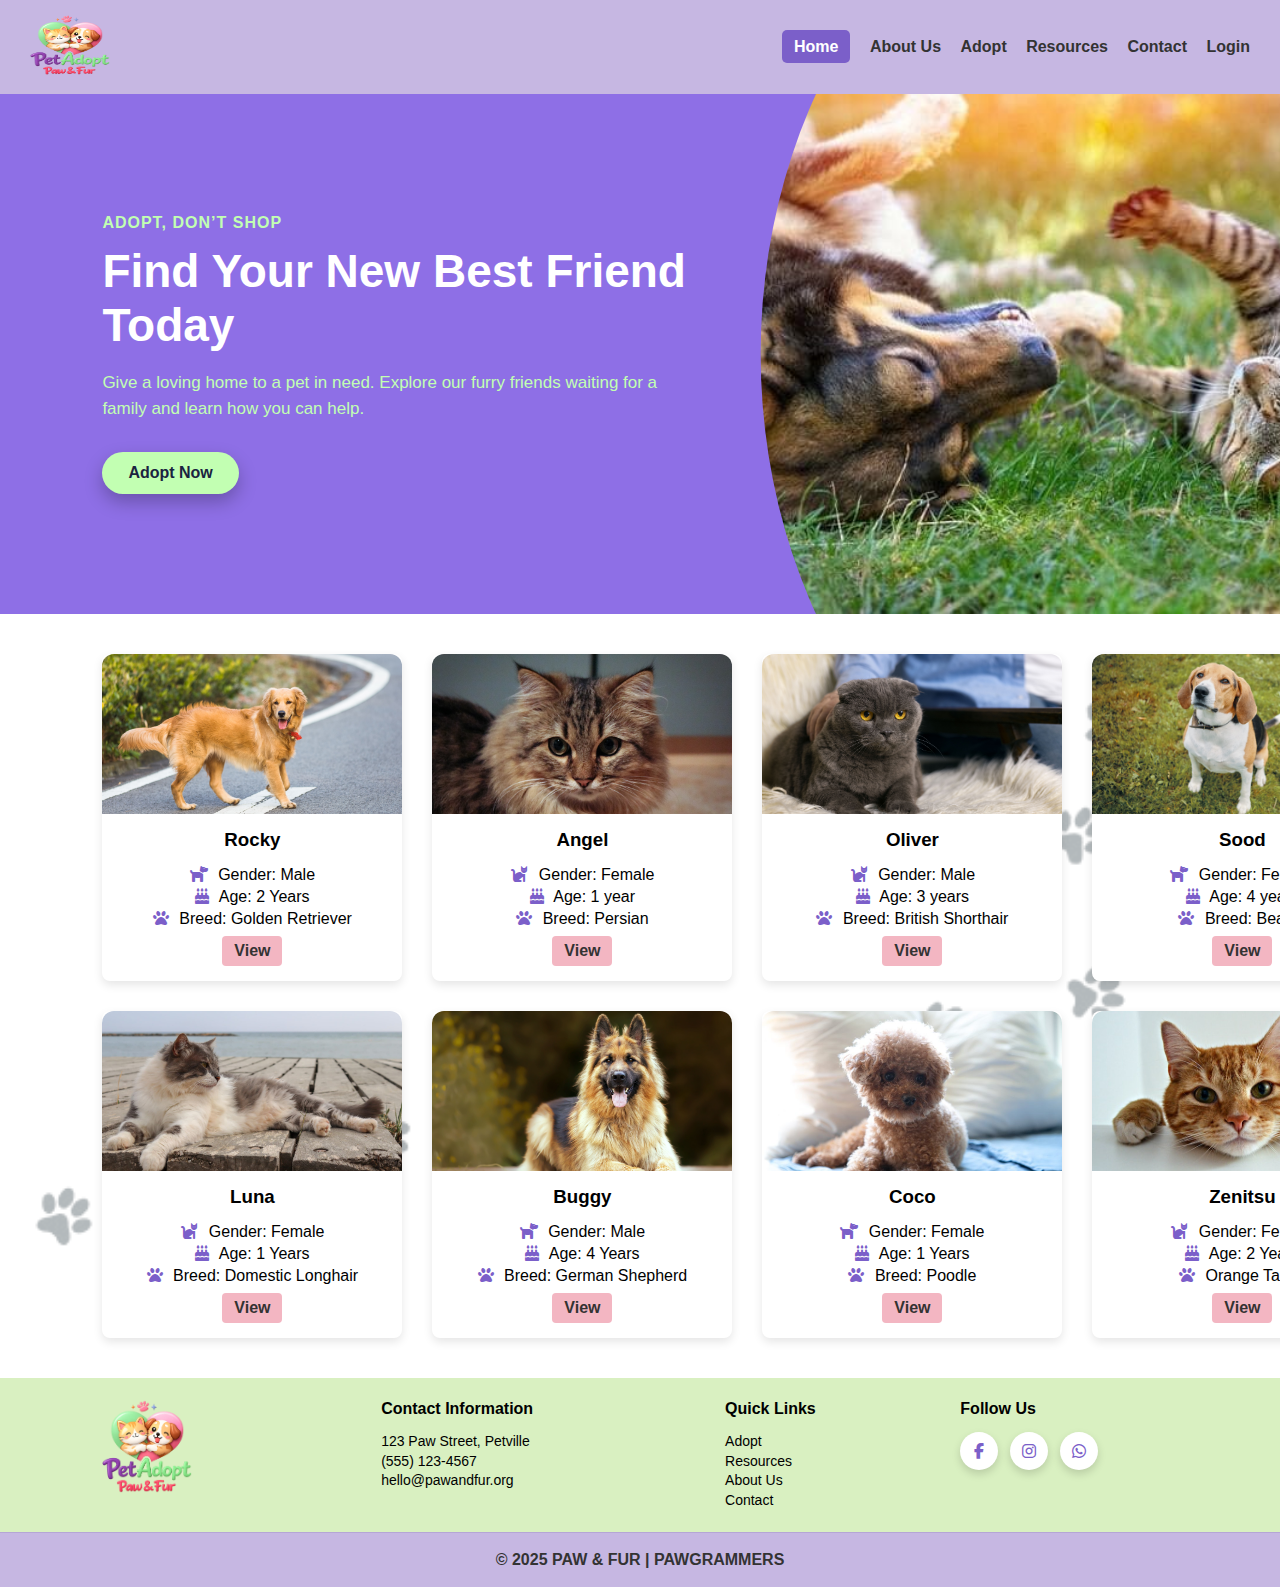
<file: index.html>
<!DOCTYPE html>
<html lang="en">

<head>
    <meta charset="UTF-8">
    <link rel="icon" type="image/png" href="Assets/LogoPetAdoption4.png">
    <title>Paw & Fur</title>
    <link rel="stylesheet" href="css/style.css">
    <link rel="stylesheet" href="https://cdnjs.cloudflare.com/ajax/libs/font-awesome/6.5.1/css/all.min.css">

</head>

<body>
    <!-- Header -->
    <header class="top-header">
        <div class="logo">
            <img src="Assets/LogoPetAdoption4.png" alt="Company Logo">
        </div>

        <nav class="top-nav">
            <a href="index.html" class="active">Home</a>
            <a href="about.html">About Us</a>
            <a href="adopt.html">Adopt</a>
            <a href="resources.html">Resources</a>
            <a href="contact.html">Contact</a>
            <a href="login.html" id="loginLink">Login</a>
            <span id="welcomeUser" style="display:none; font-weight:bold;"></span>
        </nav>
    </header>

    <!-- Hero Section -->
    <section class="hero-section">
        <div class="hero-container">
            <div class="hero-copy">
                <p class="eyebrow">Adopt, don’t shop</p>
                <h1>Find Your New Best Friend Today</h1>
                <p class="hero-description">
                    Give a loving home to a pet in need. Explore our furry friends waiting for a family and learn how
                    you can help.
                </p>
                <a class="primary-btn" href="adopt.html">Adopt Now</a>
            </div>
            <div class="hero-visual">
                <div class="hero-image-frame">
                    <img src="Assets/dogcatplaying.jpg" alt="Happy dog and cat" />
                </div>
            </div>
        </div>
    </section>

    <!-- Featured Pets -->
    <section class="featured-pets">
        <div class="pet-card">
            <div class="pet-img"><img src="Assets/goldenretriever.jpg" alt="Rocky - Golden Retriever"></div>
            <h3>Rocky</h3>
            <div class="pet-info-icons">
                <div><i class="fas fa-dog"></i> Gender: Male</div>
                <div><i class="fas fa-birthday-cake"></i> Age: 2 Years</div>
                <div><i class="fas fa-paw"></i> Breed: Golden Retriever</div>
            </div>
            <a href="adopt.html" class="card-btn">View</a>
        </div>

        <div class="pet-card">
            <div class="pet-img"><img src="Assets/persian.jpg" alt="Angel - Persian"></div>
            <h3>Angel</h3>
            <div class="pet-info-icons">
                <div><i class="fas fa-cat"></i> Gender: Female</div>
                <div><i class="fas fa-birthday-cake"></i> Age: 1 year</div>
                <div><i class="fas fa-paw"></i> Breed: Persian</div>
            </div>
            <a href="adopt.html" class="card-btn">View</a>
        </div>

        <div class="pet-card">
            <div class="pet-img"><img src="Assets/britishshorthair.jpg" alt="Oliver - British Shorthair"></div>
            <h3>Oliver</h3>
            <div class="pet-info-icons">
                <div><i class="fas fa-cat"></i> Gender: Male</div>
                <div><i class="fas fa-birthday-cake"></i> Age: 3 years</div>
                <div><i class="fas fa-paw"></i> Breed: British Shorthair</div>
            </div>
            <a href="adopt.html" class="card-btn">View</a>
        </div>

        <div class="pet-card">
            <div class="pet-img"><img src="Assets/beagle.jpg" alt="Sood - Beagle"></div>
            <h3>Sood</h3>
            <div class="pet-info-icons">
                <div><i class="fas fa-dog"></i> Gender: Female</div>
                <div><i class="fas fa-birthday-cake"></i> Age: 4 years</div>
                <div><i class="fas fa-paw"></i> Breed: Beagle</div>
            </div>
            <a href="adopt.html" class="card-btn">View</a>
        </div>

        <div class="pet-card">
            <div class="pet-img"><img src="Assets/DomesticLonghair.jpg" alt="Luna - Domestic Longhair"></div>
            <h3>Luna</h3>
            <div class="pet-info-icons">
                <div><i class="fas fa-cat"></i> Gender: Female</div>
                <div><i class="fas fa-birthday-cake"></i> Age: 1 Years</div>
                <div><i class="fas fa-paw"></i> Breed: Domestic Longhair</div>
            </div>
            <a href="adopt.html" class="card-btn">View</a>
        </div>

        <div class="pet-card">
            <div class="pet-img"><img src="Assets/germanshepherd.jpg" alt="Buggy - German Shepherd"></div>
            <h3>Buggy</h3>
            <div class="pet-info-icons">
                <div><i class="fas fa-dog"></i> Gender: Male</div>
                <div><i class="fas fa-birthday-cake"></i> Age: 4 Years</div>
                <div><i class="fas fa-paw"></i> Breed: German Shepherd</div>
            </div>
            <a href="adopt.html" class="card-btn">View</a>
        </div>

        <div class="pet-card">
            <div class="pet-img"><img src="Assets/poodle.jpg" alt="Coco - Poodle"></div>
            <h3>Coco</h3>
            <div class="pet-info-icons">
                <div><i class="fas fa-dog"></i> Gender: Female</div>
                <div><i class="fas fa-birthday-cake"></i> Age: 1 Years</div>
                <div><i class="fas fa-paw"></i> Breed: Poodle</div>
            </div>
            <a href="adopt.html" class="card-btn">View</a>
        </div>
        <div class="pet-card">
            <div class="pet-img"><img src="Assets/orangetabby.jpg" alt="Zenitsu - Orange Tabby"></div>
            <h3>Zenitsu</h3>
            <div class="pet-info-icons">
                <div><i class="fas fa-cat"></i> Gender: Female</div>
                <div><i class="fas fa-birthday-cake"></i> Age: 2 Years</div>
                <div><i class="fas fa-paw"></i> Orange Tabby</div>
            </div>
            <a href="adopt.html" class="card-btn">View</a>
        </div>
    </section>

    <!-- Footer -->
    <footer class="site-footer">
        <div class="footer-top">
            <div class="footer-column">
                <img class="footer-logo" src="Assets/LogoPetAdoption4.png" alt="Paw & Fur logo">
            </div>
            <div class="footer-column">
                <h4>Contact Information</h4>
                <ul>
                    <li>123 Paw Street, Petville</li>
                    <li>(555) 123-4567</li>
                    <li>hello@pawandfur.org</li>
                </ul>
            </div>
            <div class="footer-column">
                <h4>Quick Links</h4>
                <ul class="footer-links">
                    <li><a href="adopt.html">Adopt</a></li>
                    <li><a href="resources.html">Resources</a></li>
                    <li><a href="about.html">About Us</a></li>
                    <li><a href="contact.html">Contact</a></li>
                </ul>
            </div>
            <div class="footer-column">
                <h4>Follow Us</h4>
                <div class="social-row">
                    <a href="https://www.facebook.com/" aria-label="Facebook" target="_blank">
                        <i class="fab fa-facebook-f"></i>
                    </a>
                    <a href="https://www.instagram.com/" aria-label="Instagram" target="_blank">
                        <i class="fab fa-instagram"></i>
                    </a>
                    <a href="https://web.whatsapp.com/" aria-label="WhatsApp" target="_blank">
                        <i class="fab fa-whatsapp"></i>
                    </a>
                </div>
            </div>
        </div>
        <div class="footer-bottom">
            <p><b>© 2025 PAW &amp; FUR | PAWGRAMMERS</b></p>
        </div>
    </footer>

    <script src="js/script.js"></script>
</body>

</html>
</file>
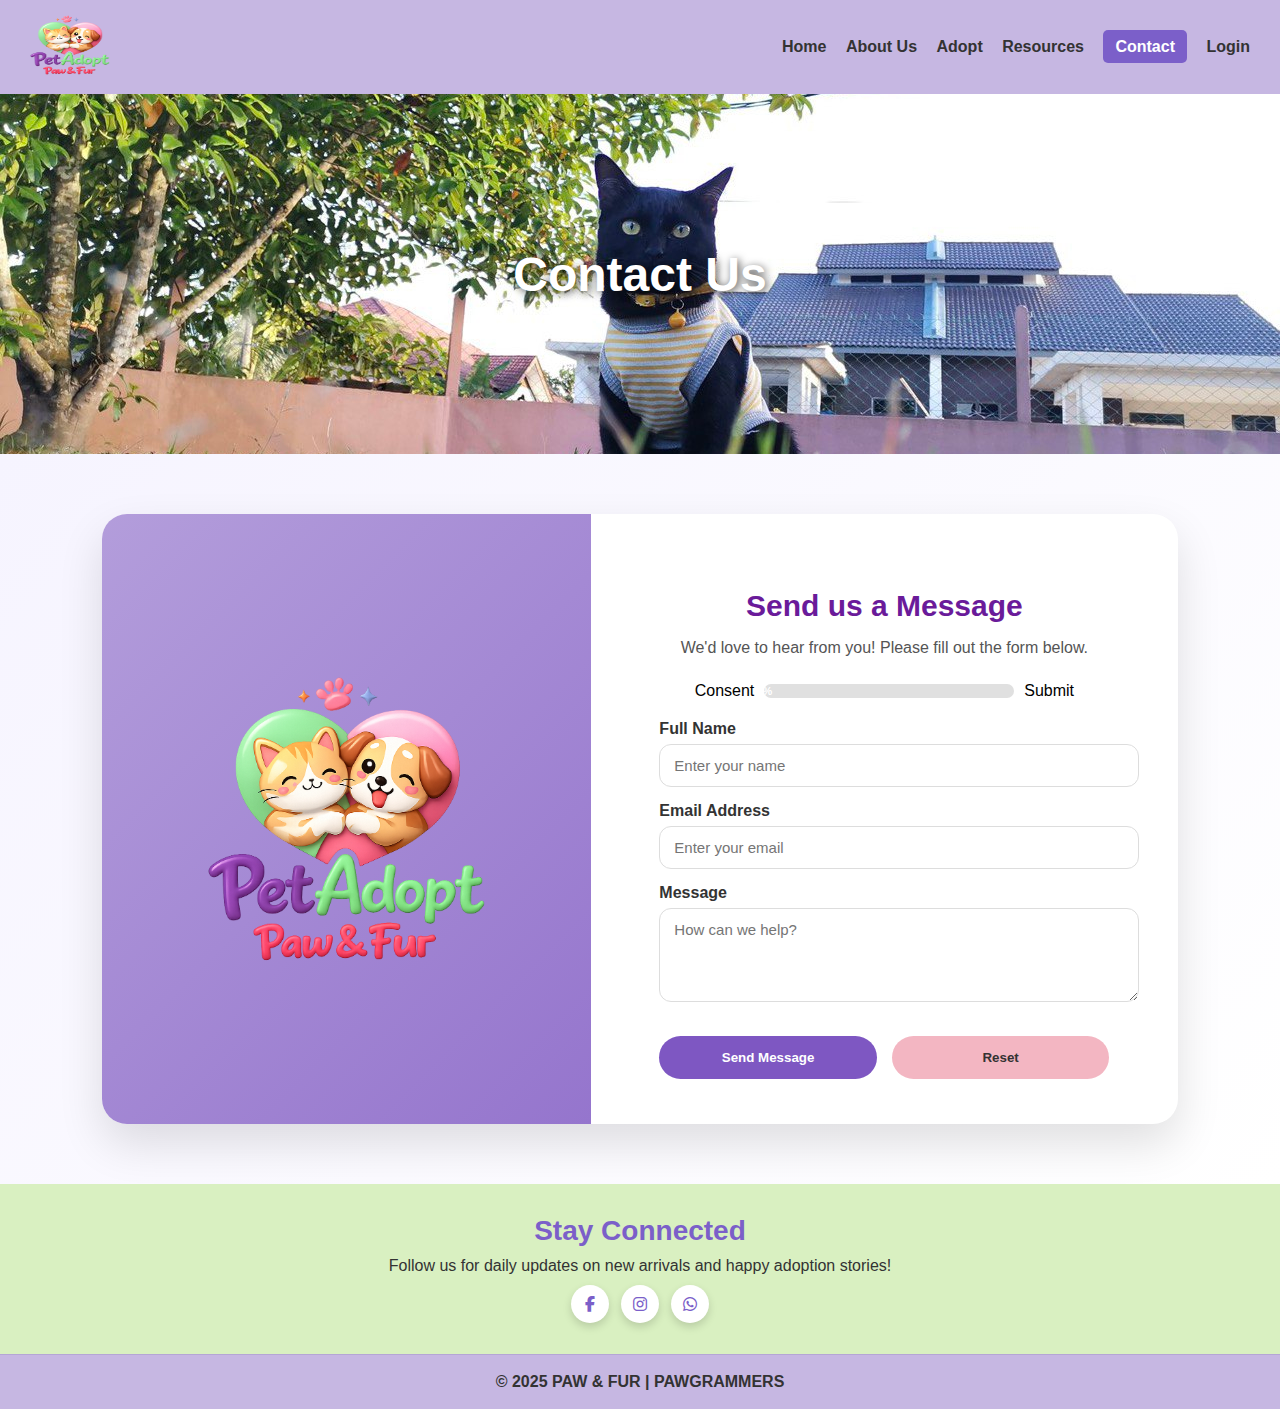
<file: contact.html>
<!DOCTYPE html>
<html lang="en">

<head>
    <meta charset="UTF-8">
    <link rel="icon" type="image/png" href="Assets/LogoPetAdoption4.png">
    <title>Contact Us | Paw & Fur</title>
    <link rel="stylesheet" href="css/style.css">
    <link rel="stylesheet" href="https://cdnjs.cloudflare.com/ajax/libs/font-awesome/6.5.1/css/all.min.css">
</head>

<body>

    <!-- Header -->
    <header class="top-header">
        <div class="logo">
            <img src="Assets/LogoPetAdoption4.png" alt="Company Logo">
        </div>

        <nav class="top-nav">
            <a href="index.html">Home</a>
            <a href="about.html">About Us</a>
            <a href="adopt.html">Adopt</a>
            <a href="resources.html">Resources</a>
            <a href="contact.html" class="active">Contact</a>
            <a href="login.html" id="loginLink">Login</a>
            <span id="welcomeUser" style="display:none; font-weight:bold;"></span>
        </nav>
    </header>

    <!-- Page Title with Slideshow Background -->
    <section class="page-title resources-page">
        <div class="slideshow-container">
            <div class="slide fade active">
                <img src="Assets/leo.jpeg" alt="Male Black Cat">
            </div>
            <div class="slide fade">
                <img src="Assets/dogcatplaying.jpg" alt="Dog and Cat Playing">
            </div>
            <div class="slide fade">
                <img src="Assets/catdog.jpg" alt="Cat and Dog Hide">
            </div>
        </div>
        <div class="hero-content">
            <h1>Contact Us</h1>
        </div>
    </section>

    <section class="contact-layout">
        <div class="contact-row">
            <div class="contact-visual">
                <img src="Assets/LogoPetAdoption4.png" alt="Paw & Fur Logo">
            </div>

            <div class="contact-content">
                <h3>Send us a Message</h3>
                <p>We'd love to hear from you! Please fill out the form below.</p>

                <div class="progress-wrapper" style="justify-content: center; margin-bottom: 20px;">
                    <span class="progress-text">Consent</span>
                    <div class="progress-container" style="max-width: 250px;">
                        <div class="progress-bar" id="progressBar">
                            <span class="progress-percent" id="progressPercent">0%</span>
                        </div>
                    </div>
                    <span class="progress-text">Submit</span>
                </div>

                <form class="contact-form" id="contactForm" style="text-align: left; max-width: 450px; margin: 0 auto;">
                    <label>Full Name</label>
                    <input type="text" placeholder="Enter your name" required>

                    <label>Email Address</label>
                    <input type="email" placeholder="Enter your email" required>

                    <label>Message</label>
                    <textarea rows="4" placeholder="How can we help?" required></textarea>

                    <div class="contact-btns">
                        <button type="submit">Send Message</button>
                        <button type="reset" id="resetBtn" class="card-btn">Reset</button>
                    </div>
                </form>
            </div>
        </div>
    </section>

    <section class="content">
        <h2>Stay Connected</h2>
        <p>Follow us for daily updates on new arrivals and happy adoption stories!</p>
        <div class="social-row">
            <a href="https://www.facebook.com/" aria-label="Facebook" target="_blank">
                <i class="fab fa-facebook-f"></i>
            </a>
            <a href="https://www.instagram.com/" aria-label="Instagram" target="_blank">
                <i class="fab fa-instagram"></i>
            </a>
            <a href="https://web.whatsapp.com/" aria-label="WhatsApp" target="_blank">
                <i class="fab fa-whatsapp"></i>
            </a>
        </div>
    </section>

    <!-- Footer -->
    <footer>
        <div class="footer-bottom">
            <p><b>© 2025 PAW &amp; FUR | PAWGRAMMERS</b></p>
        </div>
    </footer>

    <script src="js/script.js"></script>

    <script>
        function submitContactForm(e) {
            e.preventDefault();
            alert("Thank you for contacting us! We will get back to you soon.");
        }
    </script>

</body>

</html>
</file>
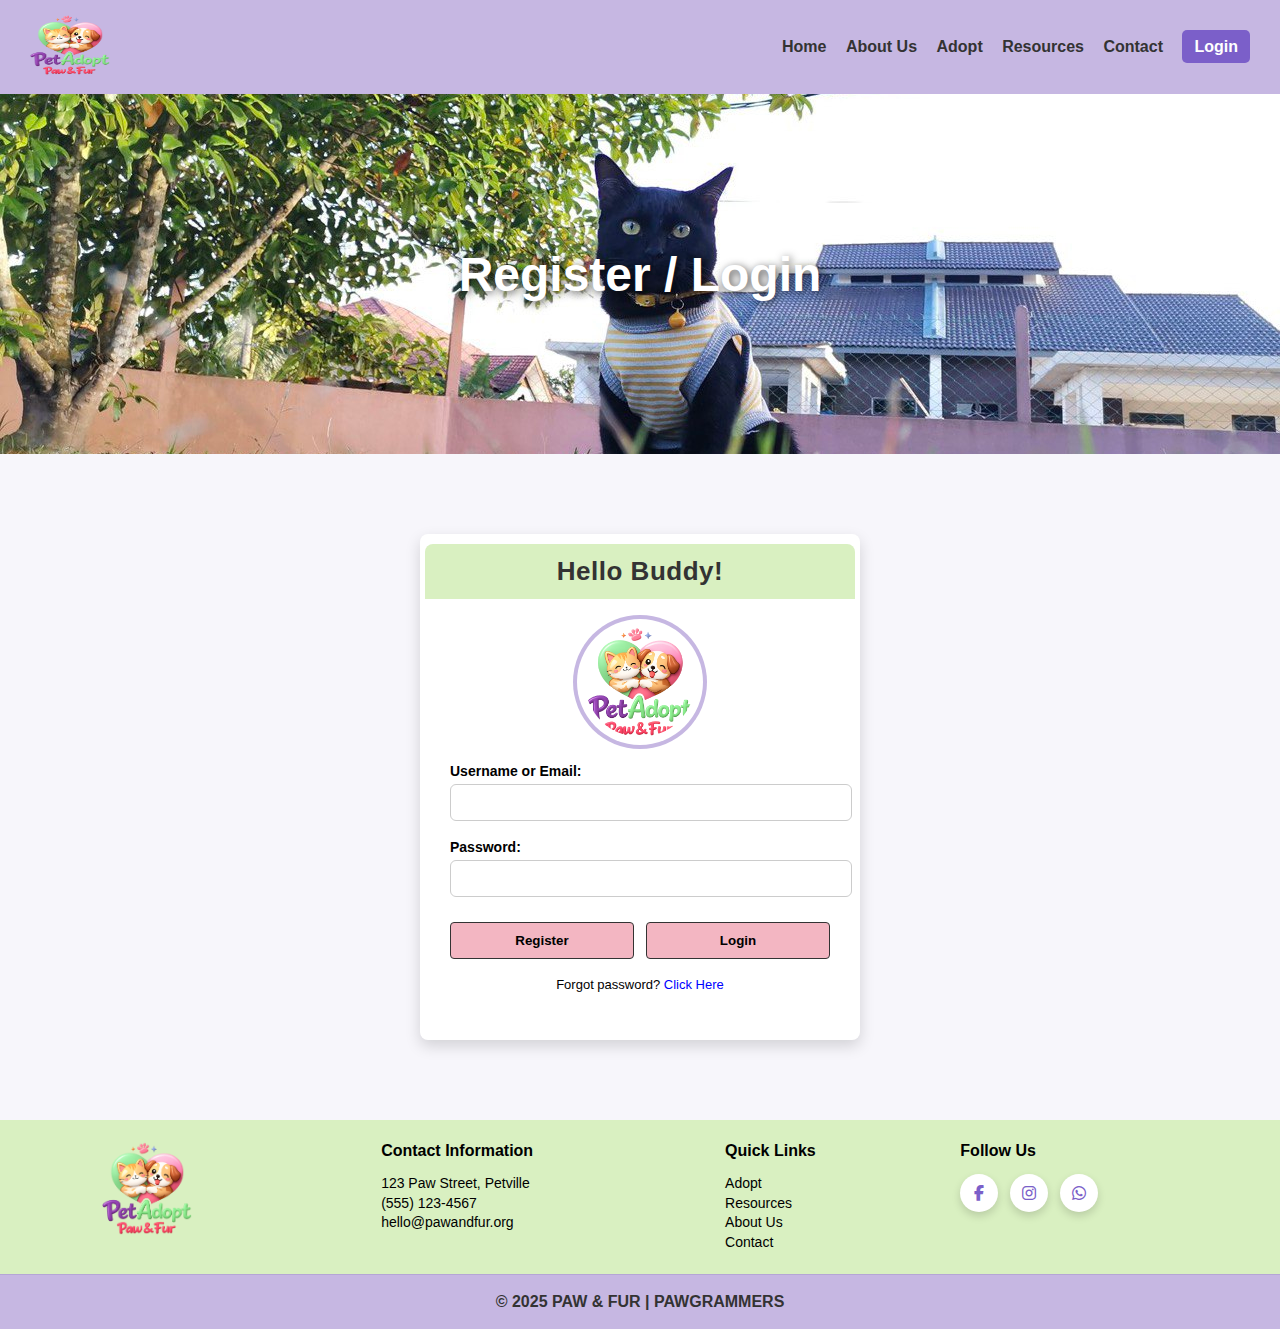
<file: login.html>
<!DOCTYPE html>
<html lang="en">

<head>
    <meta charset="UTF-8">
    <link rel="icon" type="image/png" href="Assets/LogoPetAdoption4.png">
    <title>Login/Register | Paw & Fur</title>
    <link rel="stylesheet" href="css/style.css">
    <link rel="stylesheet" href="https://cdnjs.cloudflare.com/ajax/libs/font-awesome/6.5.1/css/all.min.css">
</head>

<body>

    <!-- Header -->
    <header class="top-header">
        <div class="logo">
            <img src="Assets/LogoPetAdoption4.png" alt="Company Logo">
        </div>

        <nav class="top-nav">
            <a href="index.html">Home</a>
            <a href="about.html">About Us</a>
            <a href="adopt.html">Adopt</a>
            <a href="resources.html">Resources</a>
            <a href="contact.html">Contact</a>
            <a href="login.html" id="loginLink" class="active">Login</a>
            <span id="welcomeUser" style="display:none; font-weight:bold;"></span>
        </nav>
    </header>

    <!-- Page Title with Slideshow Background -->
    <section class="page-title resources-page">
        <div class="slideshow-container">
            <div class="slide fade active">
                <img src="Assets/leo.jpeg" alt="Male Black Cat">
            </div>
            <div class="slide fade">
                <img src="Assets/dogcatplaying.jpg" alt="Dog and Cat Playing">
            </div>
            <div class="slide fade">
                <img src="Assets/catdog.jpg" alt="Cat and Dog Hide">
            </div>
        </div>
        <div class="hero-content">
            <h1>Register / Login</h1>
        </div>
    </section>

    <!-- Login Form -->
    <section class="login-section">
        <div class="login-box">
            <h2 class="login-title">Hello Buddy!</h2>
            <!-- Login Image -->
            <img src="Assets/LogoPetAdoption4.png" alt="Paw & Fur Logo" class="login-img">



            <form id="loginForm">
                <label>Username or Email:</label>
                <input type="text" id="username" required>

                <label>Password:</label>
                <input type="password" id="password" required>

                <div class="btn-group">
                    <button type="button" onclick="registerUser()">Register</button>
                    <button type="submit">Login</button>
                </div>
            </form>

            <p class="forgot">
                Forgot password? <a href="#">Click Here</a>
            </p>
        </div>
    </section>

    <!-- Footer -->
    <footer class="site-footer">
        <div class="footer-top">
            <div class="footer-column">
                <img class="footer-logo" src="Assets/LogoPetAdoption4.png" alt="Paw & Fur logo">
            </div>
            <div class="footer-column">
                <h4>Contact Information</h4>
                <ul>
                    <li>123 Paw Street, Petville</li>
                    <li>(555) 123-4567</li>
                    <li>hello@pawandfur.org</li>
                </ul>
            </div>
            <div class="footer-column">
                <h4>Quick Links</h4>
                <ul class="footer-links">
                    <li><a href="adopt.html">Adopt</a></li>
                    <li><a href="resources.html">Resources</a></li>
                    <li><a href="about.html">About Us</a></li>
                    <li><a href="contact.html">Contact</a></li>
                </ul>
            </div>
            <div class="footer-column">
                <h4>Follow Us</h4>
                <div class="social-row">
                    <a href="https://www.facebook.com/" aria-label="Facebook" target="_blank">
                        <i class="fab fa-facebook-f"></i>
                    </a>
                    <a href="https://www.instagram.com/" aria-label="Instagram" target="_blank">
                        <i class="fab fa-instagram"></i>
                    </a>
                    <a href="https://web.whatsapp.com/" aria-label="WhatsApp" target="_blank">
                        <i class="fab fa-whatsapp"></i>
                    </a>
                </div>
            </div>
        </div>
        <div class="footer-bottom">
            <p><b>© 2025 PAW &amp; FUR | PAWGRAMMERS</b></p>
        </div>
    </footer>

    <script src="js/script.js"></script>
</body>

</html>
</file>
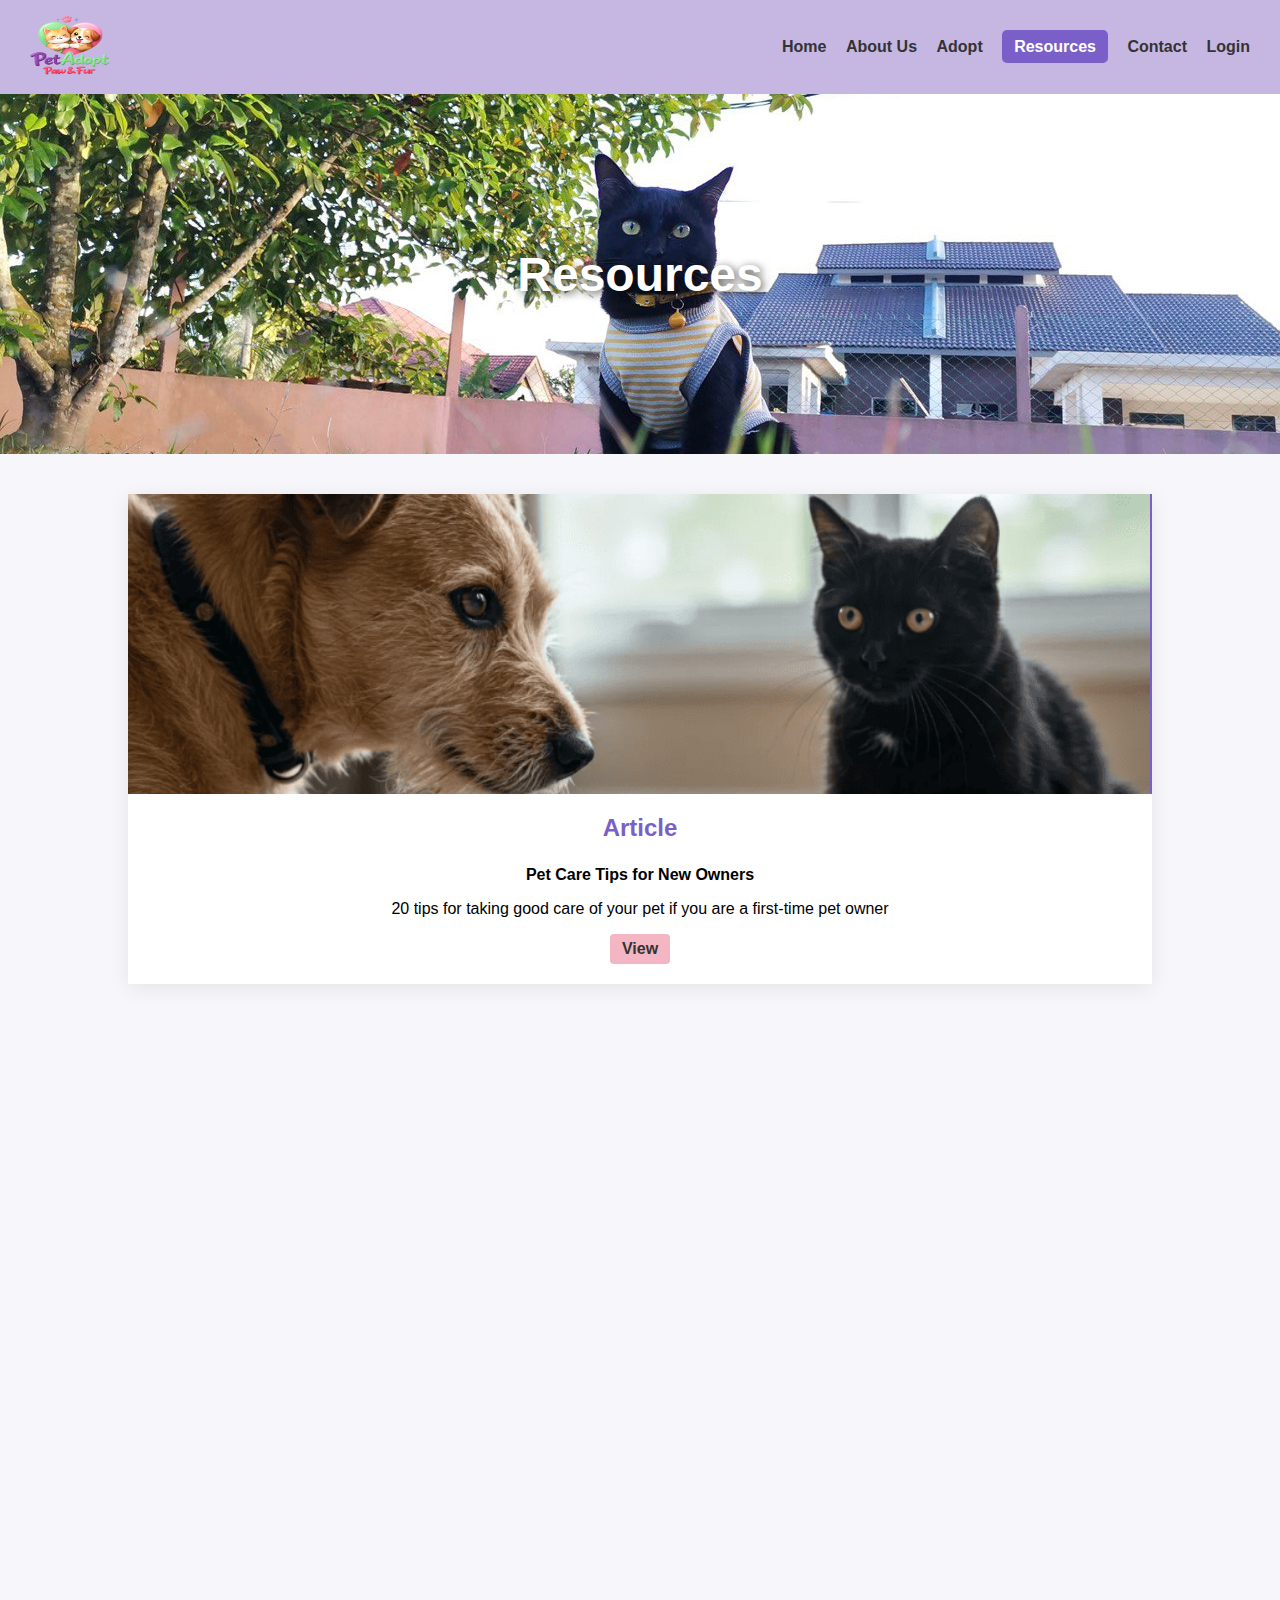
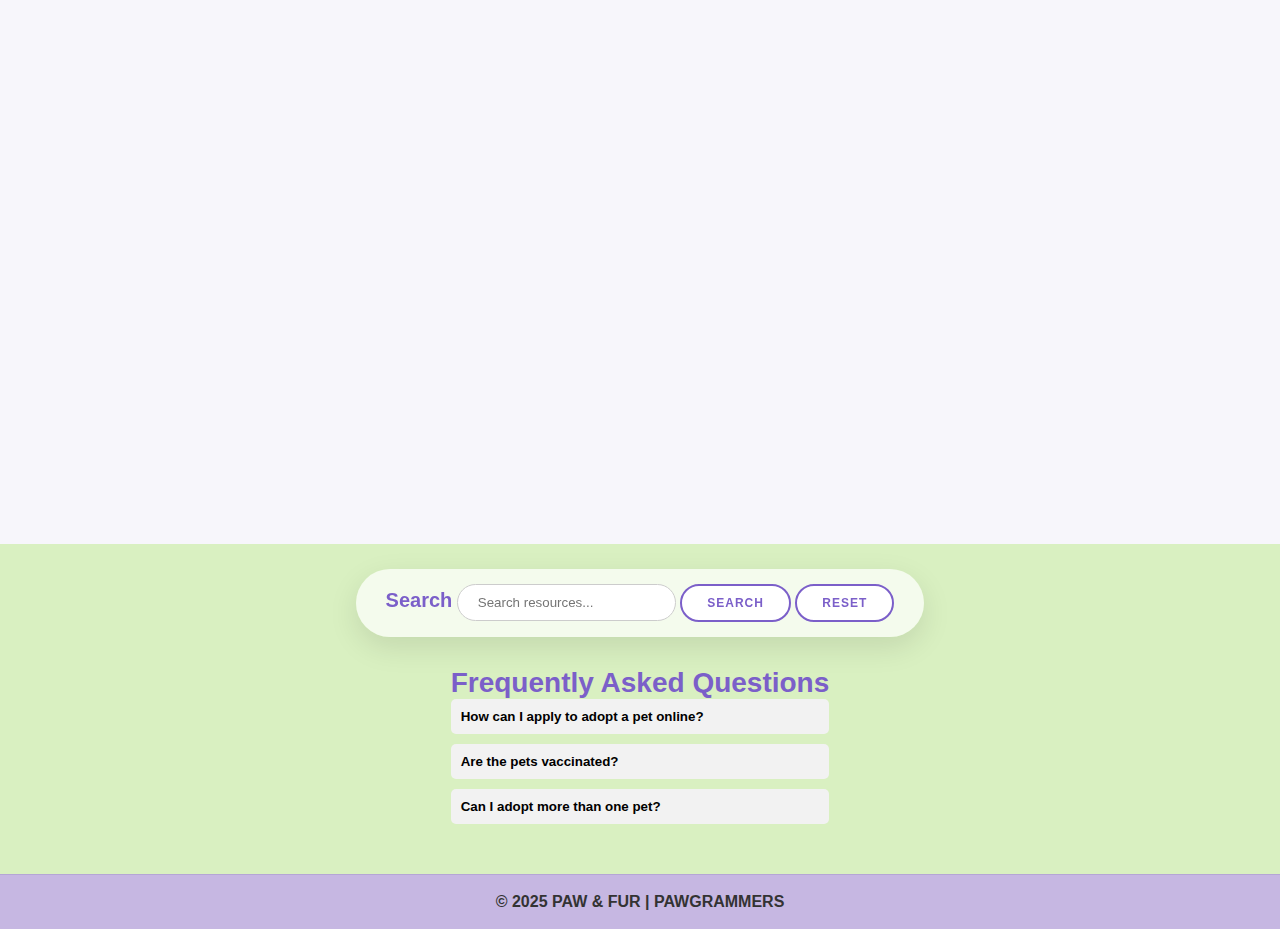
<file: resources.html>
<!DOCTYPE html>
<html lang="en">

<head>
    <meta charset="UTF-8">
    <link rel="icon" type="image/png" href="Assets/LogoPetAdoption4.png">
    <title>Resources | Paw & Fur</title>
    <link rel="stylesheet" href="css/style.css">
    <script src="js/script.js" defer></script>
</head>

<body>

    <!-- Header -->
    <header class="top-header">
        <div class="logo">
            <img src="Assets/LogoPetAdoption4.png" alt="Company Logo">
        </div>

        <nav class="top-nav">
            <a href="index.html">Home</a>
            <a href="about.html">About Us</a>
            <a href="adopt.html">Adopt</a>
            <a href="resources.html" class="active">Resources</a>
            <a href="contact.html">Contact</a>
            <a href="login.html" id="loginLink">Login</a>
            <span id="welcomeUser" style="display:none; font-weight:bold;"></span>
        </nav>
    </header>

    <!-- Page Title with Slideshow Background -->
    <section class="page-title resources-page">
        <div class="slideshow-container">
            <div class="slide fade active">
                <img src="Assets/leo.jpeg" alt="Male Black Cat">
            </div>
            <div class="slide fade">
                <img src="Assets/dogcatplaying.jpg" alt="Dog and Cat Playing">
            </div>
            <div class="slide fade">
                <img src="Assets/catdog.jpg" alt="Cat and Dog Hide">
            </div>
        </div>
        <div class="hero-content">
            <h1>Resources</h1>
        </div>
    </section>

    <!-- Resources Container -->
    <section class="resources-container">
        <div class="resource-row">
            <div class="resource-img">
                <img src="Assets/bunkoarticle.png" alt="Pet Care Article">
            </div>
            <div class="resource-info">
                <h3>Article</h3>
                <p><strong>Pet Care Tips for New Owners</strong></p>
                <p>20 tips for taking good care of your pet if you are a first-time pet owner</p>
                <div class="btn-wrapper">
                    <a href="https://www.bunko.pet/en/20-tips-for-taking-good-care-of-your-pet-if-you-are-a-first-time-pet-owner-t202509070002.html"
                        target="_blank" class="card-btn">View</a>
                </div>
            </div>
        </div>

        <div class="resource-row">
            <div class="resource-img">
                <img src="Assets/petfulguide.png" alt="Adoption Guide">
            </div>
            <div class="resource-info">
                <h3>Guide</h3>
                <p><strong>How to Adopt a Rescue Animal</strong></p>
                <p>A step-by-step guide explaining the adoption process, requirements, and responsibilities of adopting
                    a rescue animal.</p>
                <div class="btn-wrapper">
                    <a href="https://www.petful.com/animal-welfare/pet-rescue-rules-demystified/" target="_blank"
                        class="card-btn">View</a>
                </div>
            </div>
        </div>

        <div class="resource-row">
            <div class="resource-img">
                <img src="Assets/NParksSGVideo.png" alt="Ownership Video">
            </div>
            <div class="resource-info">
                <h3>Video</h3>
                <p><strong>Responsible Pet Ownership</strong></p>
                <p>Watch this video to understand the importance of providing proper care, training, and a safe
                    environment for your pets.</p>
                <div class="btn-wrapper">
                    <a href="https://www.youtube.com/watch?v=kYaDEyzs3T8" target="_blank" class="card-btn">View</a>
                </div>
            </div>
        </div>
    </section>

    <!-- Search Section -->
    <!-- <section class="content search-area">
        <div class="search-box-container">
            <span class="search-label">Search</span>
            <input type="text" id="searchInput" placeholder="Search resources...">
            <button onclick="searchResources()" class="search-submit-btn">Search</button>
            <button onclick="resetResources()" class="search-submit-btn">Reset</button>
        </div>
    </section> -->

    <!-- Search Section with FAQ -->
    <section class="content search-area">
        <div class="search-box-container">
            <span class="search-label">Search</span>
            <input type="text" id="searchInput" placeholder="Search resources...">
            <button onclick="searchResources()" class="search-submit-btn">Search</button>
            <button onclick="resetResources()" class="search-submit-btn">Reset</button>
        </div>

        <!-- FAQ Section -->
        <div class="faq-container">
            <h2>Frequently Asked Questions</h2>

            <div class="faq-item">
                <button class="faq-question">How can I apply to adopt a pet online?</button>
                <div class="faq-answer">
                    <p>You can browse available pets on our website, view their details, and submit an adoption
                        application directly through the pet’s profile page.</p>
                </div>
            </div>

            <div class="faq-item">
                <button class="faq-question">Are the pets vaccinated?</button>
                <div class="faq-answer">
                    <p>Yes, all pets listed for adoption have received age-appropriate vaccinations and health checks.
                    </p>
                </div>
            </div>

            <div class="faq-item">
                <button class="faq-question">Can I adopt more than one pet?</button>
                <div class="faq-answer">
                    <p>Yes, you can adopt multiple pets, depending on compatibility and your home environment.</p>
                </div>
            </div>
        </div>
    </section>

    <!-- Footer -->
    <footer>
        <div class="footer-bottom">
            <p><b>© 2025 PAW &amp; FUR | PAWGRAMMERS</b></p>
        </div>
    </footer>
    <script src="js/script.js"></script>

</body>

</html>
</file>
<file: css/style.css>
body {
    font-family: Arial, sans-serif;
    margin: 0;
    background-color: #f7f6fb;
}

/* Header */
.top-header {
    background-color: #c6b7e2;
    display: flex;
    justify-content: space-between;
    align-items: center;
    padding: 15px 30px;
}

/* Active page */
.top-nav a.active {
    background-color: #7b5fc9;
    /* highlight color */
    color: white;
    border-radius: 5px;
    padding: 8px 12px;
    /* match spacing with hover effect */
}

/* Optional: hover effect for other links */
.top-nav a:hover {
    background-color: #c6b7e2;
    color: white;
    border-radius: 5px;
}

.logo img {
    width: 80px;
    /* Adjust width */
    height: 60px;
    /* Maintain aspect ratio */
}

.top-nav a {
    margin-left: 15px;
    text-decoration: none;
    color: #333;
    font-weight: bold;
}

/* Hero */
.hero {
    background-color: #eae4f2;
    text-align: center;
    padding: 50px 20px;
}

/* Home Hero */
.hero-section {
    background-color: #8e6fe6;
    padding: 0 0 0 8%;
    position: relative;
    overflow: hidden;
    min-height: 500px;
    display: flex;
    align-items: center;
}

.hero-container {
    display: grid;
    grid-template-columns: 1.1fr 0.9fr;
    align-items: center;
    width: 100%;
}

.hero-copy {
    z-index: 2;
}

.hero-copy h1 {
    font-size: 46px;
    margin: 12px 0;
    color: #ffffff;
}

.hero-copy .eyebrow {
    text-transform: uppercase;
    letter-spacing: 1px;
    font-weight: bold;
    color: #c2ffb2;
    margin: 0;
}

.hero-copy .hero-description {
    margin: 18px 0 30px 0;
    max-width: 560px;
    line-height: 1.55;
    color: #c2ffb2;
    font-size: 17px;
}

.primary-btn {
    display: inline-block;
    background: #c2ffb2;
    color: #1a2340;
    padding: 12px 26px;
    border-radius: 28px;
    text-decoration: none;
    font-weight: bold;
    box-shadow: 0 8px 18px rgba(0, 0, 0, 0.25);
    transition: transform 0.2s ease, box-shadow 0.2s ease, background-color 0.2s ease;
}

.primary-btn:hover {
    background-color: #eaa3b0;
    transform: translateY(-2px);
    box-shadow: 0 12px 22px rgba(0, 0, 0, 0.3);
}

.hero-visual {
    display: flex;
    justify-content: flex-end;
    align-items: stretch;
}

.hero-image-frame {
    width: 100%;
    height: 520px;
    overflow: hidden;
    position: relative;
}

.hero-image-frame img {
    display: block;
    width: 100%;
    height: 100%;
    object-fit: cover;
    /* Curved edge like the reference image */
    clip-path: ellipse(78% 100% at 80% 50%);
}

/* Hero Page with Slideshow */
.hero-page {
    position: relative;
    text-align: center;
    color: white;
    height: 300px;
    display: flex;
    align-items: center;
    justify-content: center;
    overflow: hidden;
}

.hero-page .slideshow-container {
    position: absolute;
    width: 100%;
    height: 100%;
    top: 0;
    left: 0;
}

.hero-page .slide {
    position: absolute;
    width: 100%;
    height: 100%;
    opacity: 0;
    transition: opacity 1s ease-in-out;
}

.hero-page .slide img {
    width: 100%;
    height: 100%;
    object-fit: cover;
}

.hero-page .slide.active {
    opacity: 1;
}

.hero-page .hero-content {
    position: absolute;
    z-index: 2;
    text-align: center;
}

.hero-page h1 {
    font-size: 48px;
    font-weight: bold;
    text-shadow: 2px 2px 8px rgba(0, 0, 0, 0.7);
    margin: 0 0 20px 0;
}

.hero-nav {
    margin-top: 15px;
}

.hero-nav a {
    display: inline-block;
    margin: 0 10px;
    padding: 12px 25px;
    background-color: #f3b6c2;
    text-decoration: none;
    color: #333;
    border-radius: 5px;
    font-weight: bold;
    text-shadow: none;
    box-shadow: 2px 2px 8px rgba(0, 0, 0, 0.3);
    transition: background-color 0.3s ease;
}

.hero-nav a:hover {
    background-color: #eaa3b0;
}

/* Pet Cards */
/* Featured Pets – 4 cards per row */
.featured-pets {
    display: grid;
    grid-template-columns: repeat(4, 1fr);
    gap: 30px;
    padding: 40px 8%;
    background: url('../Assets/homebg.png') no-repeat center center;
    background-size: cover;
    position: relative;
}

/* Add a semi-transparent white overlay to soften the texture */
.featured-pets::before {
    content: '';
    position: absolute;
    top: 0;
    left: 0;
    width: 100%;
    height: 100%;
    background-color: rgba(255, 255, 255, 0.7);
    /* opacity 70% */
    z-index: 1;
}

.featured-pets .pet-card {
    position: relative;
    z-index: 2;
    /* make sure cards are above overlay */
}

/* Keep other pet sections unchanged */
.pets {
    display: flex;
    justify-content: center;
    gap: 30px;
    padding: 40px 20px;
    flex-wrap: wrap;
}

.pet-card {
    background-color: white;
    /* Increased from 220px to 280px or 300px */
    width: 300px;
    border-radius: 8px;
    box-shadow: 0 4px 10px rgba(0, 0, 0, 0.1);
    text-align: center;
    padding-bottom: 15px;
}

.pet-img {
    background-color: #FFF9C4;
    height: 120px;
    border-radius: 8px 8px 0 0;
    overflow: hidden;
}

.pet-img img {
    width: 100%;
    height: 100%;
    object-fit: cover;
    display: block;
}

.pet-card h3 {
    margin: 15px 0;
}

.pet-card p {
    margin: 5px 0;
    font-size: 14px;
    color: #333;
}

.pet-card p strong {
    color: #7b5fc9;
}

.card-btn {
    display: inline-block;
    padding: 6px 12px;
    background-color: #f3b6c2;
    text-decoration: none;
    color: #333;
    border-radius: 4px;
    font-weight: bold;
    border: none;
    cursor: pointer;
    font-family: inherit;
}

.card-btn:hover {
    background-color: #eaa3b0;
}

/* Pet Details Collapsible */
/* Container styling */
.pet-details {
    max-height: 0;
    overflow: hidden;
    transition: all 0.5s cubic-bezier(0.4, 0, 0.2, 1);
    /* Smoother expansion */
    padding: 0 20px;
    background-color: #fcfaff;
    /* Very light purple tint */
    border-bottom-left-radius: 8px;
    border-bottom-right-radius: 8px;
}

.pet-details.active {
    max-height: 1000px;
    padding: 20px;
    /* Internal spacing when expanded */
    margin-top: 10px;
    border-top: 2px dashed #dcd1f0;
    /* Interesting divider line */
}

.pet-details p {
    margin: 8px 0;
    line-height: 1.5;
}

.pet-details p:last-child {
    margin-top: 10px;
    font-style: italic;
}

/* Table styling for visual hierarchy */
.details-table {
    width: 100%;
    border-collapse: collapse;
    margin-bottom: 20px;
}

.details-table th {
    font-size: 13px;
    text-transform: uppercase;
    letter-spacing: 0.5px;
    color: #9b84d8;
    padding: 8px 0;
    width: 35%;
    border-bottom: 1px solid #eee;
}

.details-table td {
    font-size: 15px;
    color: #444;
    padding: 8px 0;
    border-bottom: 1px solid #eee;
}

/* Making the description stand out */
.description-row th {
    border-bottom: none;
    padding-top: 15px;
}

.description-text {
    font-size: 14px;
    line-height: 1.6;
    color: #666;
    background: #ffffff;
    padding: 12px !important;
    border-radius: 10px;
    border: 1px solid #f0e6ff;
    box-shadow: inset 0 2px 4px rgba(0, 0, 0, 0.02);
}

/* The "Adopt Me" Button upgrade */
.apply-btn {
    display: block;
    width: 100%;
    padding: 12px;
    background: linear-gradient(135deg, #7b5fc9 0%, #a389f4 100%);
    color: white;
    border: none;
    border-radius: 25px;
    /* Rounded pill shape */
    font-weight: bold;
    cursor: pointer;
    transition: transform 0.2s, box-shadow 0.2s;
    margin-top: 15px;
}

.apply-btn:hover {
    transform: translateY(-2px);
    box-shadow: 0 5px 15px rgba(123, 95, 201, 0.4);
}

.pet-info-icons {
    display: flex;
    flex-direction: column;
    align-items: center;
    gap: 4px;
    margin: 8px 0;
}

.pet-info-icons div i {
    margin-right: 6px;
    color: #7b5fc9;
}

/* Footer */

/* Remove the bottom margin from the search area */
.search-area {
    margin-bottom: 0 !important;
    /* Forces the margin to zero */
    padding-bottom: 40px;
    /* Keep internal spacing but remove external gap */
}

/* Remove default browser margins from the footer text */
.footer-bottom p {
    margin: 0;
    padding: 10px 0;
}

/* Ensure the footer itself has no top margin */
footer {
    margin-top: 0 !important;
}

.site-footer {
    margin-top: 0;
}

.footer-top {
    background: #d9f0c1;
    display: grid;
    grid-template-columns: 1.2fr 1.5fr 1fr 1fr;
    gap: 18px;
    padding: 22px 8%;
    align-items: start;
    /* instead of center */
}

.footer-column {
    display: flex;
    flex-direction: column;
    gap: 6px;
}

.footer-column h4 {
    margin: 0 0 8px 0;
    /* remove default margin on top */
}


.footer-column ul {
    list-style: none;
    padding: 0;
    margin: 0;
    line-height: 1.4;
    font-size: 14px;
}

.footer-column a {
    color: #000000;
    text-decoration: none;
}

.footer-column a:hover {
    color: #7b5fc9;
}

.footer-logo {
    width: 90px;
    margin: 0;
}

.social-row {
    display: flex;
    gap: 12px;
}

.social-row a {
    width: 38px;
    height: 38px;
    border-radius: 50%;
    background: white;
    display: flex;
    align-items: center;
    justify-content: center;
    color: #7b5fc9;
    font-size: 16px;
    text-decoration: none;
    box-shadow: 0 4px 8px rgba(0, 0, 0, 0.15);
    transition: transform 0.2s ease, background-color 0.2s ease;
}

.social-row a:hover {
    background: #7b5fc9;
    color: white;
    transform: translateY(-3px);
}


.footer-bottom {
    background: #c6b7e2;
    border-top: 1px solid #b5a6d5;
    text-align: center;
    padding: 8px 10px;
    color: #333;
}

/* Page Title */
.page-title {
    background-color: #eae4f2;
    text-align: center;
    padding: 30px 20px;
}

.page-title h1 {
    margin: 0;
}

/* About Us Page */
.about-page {
    position: relative;
    text-align: center;
    color: white;
    height: 300px;
    display: flex;
    align-items: center;
    justify-content: center;
    overflow: hidden;
}

.about-page h1 {
    position: absolute;
    z-index: 2;
    font-size: 48px;
    font-weight: bold;
    text-shadow: 2px 2px 8px rgba(0, 0, 0, 0.7);
}

.about-page .slideshow-container {
    position: absolute;
    width: 100%;
    height: 100%;
    top: 0;
    left: 0;
}

.about-page .slide {
    position: absolute;
    width: 100%;
    height: 100%;
    opacity: 0;
    transition: opacity 1s ease-in-out;
}

.about-page .slide img {
    width: 100%;
    height: 100%;
    object-fit: cover;
}

.about-page .slide.active {
    opacity: 1;
}

/* Adopt Page with Slideshow */
.adopt-page {
    position: relative;
    text-align: center;
    color: white;
    height: 300px;
    display: flex;
    align-items: center;
    justify-content: center;
    overflow: hidden;
}

.adopt-page .slideshow-container {
    position: absolute;
    width: 100%;
    height: 100%;
    top: 0;
    left: 0;
}

.adopt-page .slide {
    position: absolute;
    width: 100%;
    height: 100%;
    opacity: 0;
    transition: opacity 1s ease-in-out;
}

.adopt-page .slide img {
    width: 100%;
    height: 100%;
    object-fit: cover;
}

.adopt-page .slide.active {
    opacity: 1;
}

.adopt-page .hero-content {
    position: absolute;
    z-index: 2;
    text-align: center;
}

.adopt-page h1 {
    font-size: 48px;
    font-weight: bold;
    text-shadow: 2px 2px 8px rgba(0, 0, 0, 0.7);
    margin: 0 0 20px 0;
}

/* Resources Page with Slideshow */
.resources-page {
    position: relative;
    text-align: center;
    color: white;
    height: 300px;
    display: flex;
    align-items: center;
    justify-content: center;
    overflow: hidden;
}

.resources-page .slideshow-container {
    position: absolute;
    width: 100%;
    height: 100%;
    top: 0;
    left: 0;
}

.resources-page .slide {
    position: absolute;
    width: 100%;
    height: 100%;
    opacity: 0;
    transition: opacity 1s ease-in-out;
}

.resources-page .slide img {
    width: 100%;
    height: 100%;
    object-fit: cover;
}

.resources-page .slide.active {
    opacity: 1;
}

.pet-img {
    height: 160px;
    background-size: cover;
    background-position: center;
    border-radius: 12px 12px 0 0;
}

.pet-card:hover .pet-img {
    transform: scale(1.03);
    transition: 0.3s ease;
}


.resources-page .hero-content {
    position: absolute;
    z-index: 2;
    text-align: center;
}

.resources-page h1 {
    font-size: 48px;
    font-weight: bold;
    text-shadow: 2px 2px 8px rgba(0, 0, 0, 0.7);
    margin: 0;
}

.active-section::before {
    content: "";
    position: absolute;
    inset: 0;
    background: rgba(255, 182, 193, 0.15);
    border-radius: 20px;
    pointer-events: none;
    z-index: 1;
}

/* About Section */
.about-section {
    background-color: #f7f6fb;
    padding: 40px 20px;
    display: flex;
    flex-direction: column;
    align-items: center;
    gap: 25px;
}

/* Base section transition */
.about-intro,
.about-section,
.stories-section,
.partnerships {
    position: relative;
}

.about-intro>*,
.about-section>*,
.stories-section>*,
.partnerships>* {
    position: relative;
    z-index: 2;
}


/* Highlighted section */
.active-section {
    position: relative;
    transform: scale(1.02);
    border-radius: 20px;
}

/* About Intro Section */
.about-intro {
    display: flex;
    align-items: center;
    gap: 50px;
    padding: 40px 8%;
    flex-wrap: wrap;
    /* stack on mobile */
    background-color: #f7f6fb;
}

.about-intro-image {
    flex: 1 1 400px;
    max-width: 450px;
    height: auto;
}

.about-intro-image img {
    width: 100%;
    border-radius: 20px;
    object-fit: cover;
    box-shadow: 0 8px 20px rgba(0, 0, 0, 0.15);
}

.about-intro-content {
    flex: 1 1 400px;
}

.about-intro-content .intro-text {
    font-size: 17px;
    line-height: 1.7;
    color: #333;
    margin-bottom: 30px;
}

.intro-text {
    font-size: 20px;
    font-weight: bold;
    background: linear-gradient(to right, #ff6fa3, #8b6cff);
    -webkit-background-clip: text;
    -webkit-text-fill-color: transparent;
    display: inline-block;
}

.intro-text.visible {
    opacity: 1;
    transform: translateY(0);
}

/* Mission & Vision Grid */
.mission-vision-grid {
    display: grid;
    grid-template-columns: repeat(auto-fit, minmax(220px, 1fr));
    gap: 30px;
    /* was 20px, increased */
}

/* Cards */
.mission-vision-card {
    background-color: #fff3fb;
    padding: 25px 20px;
    border-radius: 20px;
    text-align: center;
    box-shadow: 0 6px 15px rgba(0, 0, 0, 0.1);
    transition: transform 0.3s ease, box-shadow 0.3s ease;
}

.mission-vision-card:hover {
    transform: translateY(-5px);
    box-shadow: 0 12px 25px rgba(0, 0, 0, 0.15);
}

.mission-vision-card .icon-wrapper {
    font-size: 36px;
    background-color: #f3b6c2;
    width: 70px;
    height: 70px;
    border-radius: 50%;
    display: flex;
    align-items: center;
    justify-content: center;
    margin: 0 auto 15px auto;
    color: white;
}

.mission-vision-card h3 {
    margin: 10px 0;
    font-size: 22px;
    color: #8b6cff;
}

.mission-vision-card p {
    font-size: 15px;
    color: #333;
    line-height: 1.6;
}

.about-box {
    max-width: 900px;
}

.about-box.highlight {
    margin: 0 auto;
    /* center the box */
    display: flex;
    flex-wrap: wrap;
    justify-content: center;
    gap: 30px;
    /* space between cards */
}

/* Team Intro Section */
.team-intro {
    text-align: center;
    max-width: 900px;
    margin: 0 auto 50px auto;
    padding: 0 20px;
}

.team-intro h2 {
    font-size: 36px;
    font-weight: 700;
    color: #8b6cff;
    background: linear-gradient(to right, #ff6fa3, #8b6cff);
    -webkit-background-clip: text;
    -webkit-text-fill-color: transparent;
    margin-bottom: 20px;
    animation: fadeInUp 1s ease forwards;
    opacity: 0;
}

.team-intro p {
    font-size: 18px;
    line-height: 1.8;
    color: #333;
    max-width: 700px;
    margin: 0 auto;
    animation: fadeInUp 1s ease forwards;
    animation-delay: 0.3s;
    opacity: 0;
}

/* Fade In Up Animation */
@keyframes fadeInUp {
    0% {
        opacity: 0;
        transform: translateY(20px);
    }

    100% {
        opacity: 1;
        transform: translateY(0);
    }
}



/* Team Section Wrapper */
.team-carousel {
    display: flex;
    align-items: center;
    gap: 10px;
    margin-top: 30px;
}

/* Scroll Buttons */
.scroll-btn {
    background-color: #8b6cff;
    color: white;
    border: none;
    padding: 10px;
    border-radius: 8px;
    cursor: pointer;
    font-size: 18px;
    transition: background 0.3s, transform 0.2s;
}

.scroll-btn:hover {
    background-color: #684bb0;
    transform: translateY(-2px);
}

.team-members {
    display: flex;
    flex-wrap: wrap;
    /* wrap to new line if needed */
    justify-content: center;
    /* center the row */
    gap: 30px;
    /* bigger gap between cards */
    margin-top: 25px;
}

/* Hide scrollbar */
.team-members::-webkit-scrollbar {
    display: none;
}

.team-members {
    -ms-overflow-style: none;
    scrollbar-width: none;
}

/* Flip Cards */
.team-member {
    width: 180px;
    flex-shrink: 0;
    perspective: 1000px;
    opacity: 0;
    transform: translateY(20px);
    animation: slideIn 0.6s forwards;
}

.team-member:nth-child(1) {
    animation-delay: 0.1s;
}

.team-member:nth-child(2) {
    animation-delay: 0.3s;
}

.team-member:nth-child(3) {
    animation-delay: 0.5s;
}

@keyframes slideIn {
    to {
        opacity: 1;
        transform: translateY(0);
    }
}

.team-card {
    width: 100%;
    height: 250px;
    transition: transform 0.6s;
    transform-style: preserve-3d;
    cursor: pointer;
    position: relative;
}

.team-card:hover {
    transform: rotateY(180deg);
}

.team-card-front,
.team-card-back {
    position: absolute;
    width: 100%;
    height: 100%;
    border-radius: 20px;
    backface-visibility: hidden;
    display: flex;
    flex-direction: column;
    align-items: center;
    justify-content: center;
    padding: 10px;
    box-shadow: 0 4px 15px rgba(0, 0, 0, 0.2);
}

.team-card-front img {
    width: 120px;
    height: 120px;
    border-radius: 50%;
    object-fit: cover;
    border: 4px solid #8b6cff;
    margin-bottom: 10px;
}

.team-card-front h4 {
    margin: 0;
    font-weight: bold;
    color: #333;
}

.team-card-back {
    background: linear-gradient(135deg, #8b6cff, #c2ffb2);
    color: white;
    transform: rotateY(180deg);
    font-size: 14px;
    text-align: center;
}

.team-member img:hover {
    transform: scale(1.05);
    filter: brightness(1.1);
    transition: transform 0.3s ease, filter 0.3s ease;
}

/* Placeholder for missing images */
.team-placeholder {
    width: 120px;
    height: 120px;
    border-radius: 50%;
    background-color: #c6b7e2;
    border: 4px solid #8b6cff;
    display: flex;
    align-items: center;
    justify-content: center;
    font-weight: bold;
    color: #333;
    margin-bottom: 10px;
    font-size: 14px;
}

.stories-section {
    background-color: #f7f6fb;
    padding: 40px 20px;
    text-align: center;
}

.stories-section h2 {
    font-size: 32px;
    margin-bottom: 25px;
    color: #8b6cff;
}

.story-slider {
    position: relative;
    max-width: 700px;
    margin: 0 auto;
}

.story-track {
    overflow: hidden;
}

.story-card {
    display: none;
    /* hide all by default */
    flex-direction: column;
    align-items: center;
    text-align: center;
    padding: 10px;
}

.story-card.active {
    display: flex;
}

.story-card img {
    width: 100%;
    max-height: 350px;
    object-fit: cover;
    border-radius: 12px;
    margin-bottom: 15px;
    box-shadow: 0 6px 15px rgba(0, 0, 0, 0.15);
}

.story-card h3 {
    margin: 10px 0 8px 0;
    color: #7b5fc9;
}

.story-card p {
    font-size: 16px;
    color: #333;
    line-height: 1.6;
}

.story-nav {
    position: absolute;
    top: 50%;
    transform: translateY(-50%);
    background: rgba(255, 255, 255, 0.9);
    border: none;
    border-radius: 50%;
    width: 36px;
    height: 36px;
    cursor: pointer;
    font-size: 20px;
    color: #7b5fc9;
    box-shadow: 0 4px 8px rgba(0, 0, 0, 0.2);
    transition: all 0.2s ease;
}

.story-nav:hover {
    background: #7b5fc9;
    color: white;
}

.story-nav.prev {
    left: -20px;
}

.story-nav.next {
    right: -20px;
}

/* Partnerships Section */
.partnerships {
    background-color: #d9f0c1;
    text-align: center;
    padding: 25px 20px;
    /* reduced from 40px */
    display: flex;
    flex-direction: column;
    align-items: center;
    justify-content: center;
    min-height: 120px;
    /* reduced from 180px */
    gap: 20px;
    /* optional, slightly smaller gap */
}

.partner-logos {
    display: flex;
    justify-content: center;
    align-items: center;
    gap: 25px;
    flex-wrap: wrap;
    /* wrap logos on smaller screens */
}

.partner-logos img {
    max-height: 60px;
    /* limit height of logos */
    width: auto;
    /* keep aspect ratio */
    object-fit: contain;
    /* prevents stretching */
    transition: transform 0.3s ease;
}

.partner-logos img:hover {
    transform: scale(1.05);
    /* subtle zoom on hover */
}

/* Adopt Page Navigation */
.adopt-nav {
    margin-top: 15px;
}

.adopt-nav a {
    display: inline-block;
    margin: 0 10px;
    padding: 12px 25px;
    background-color: #f3b6c2;
    text-decoration: none;
    color: #333;
    border-radius: 5px;
    font-weight: bold;
    text-shadow: none;
    box-shadow: 2px 2px 8px rgba(0, 0, 0, 0.3);
    transition: background-color 0.3s ease;
}

.adopt-nav a:hover {
    background-color: #eaa3b0;
}

/* Adopt Layout */
.adopt-container {
    display: flex;
    gap: 20px;
    padding: 40px 20px;
}

/* Filter Section */
.filter-section {
    width: 220px;
    background-color: #ece6f6;
    padding: 20px;
    border-radius: 8px;
}

.filter-section h3 {
    margin-top: 0;
    text-align: center;
}

.filter-section label {
    display: block;
    margin-top: 15px;
    font-weight: bold;
}

.filter-section select {
    width: 100%;
    padding: 6px;
    margin-top: 5px;
}

.radio-group {
    margin-top: 8px;
}

.radio-group label {
    display: block;
    font-weight: normal;
}

.filter-btn {
    margin-top: 20px;
    width: 100%;
    padding: 8px;
    background-color: #7b5fc9;
    color: white;
    border: none;
    border-radius: 5px;
    font-weight: bold;
    cursor: pointer;
}

/* Pet List Grid */
.pet-list {
    display: grid;
    /* Changed from 4 to 3 to make cards wider */
    grid-template-columns: repeat(3, 1fr);
    gap: 25px;
    flex: 1;
    align-items: start;
}

/* Highlight matching pets */
.pet-card.highlight {
    border: 3px solid #7b5fc9;
    box-shadow: 0 0 15px rgba(123, 95, 201, 0.6);
}

/* Content Section – same as Partnerships */
.content {
    background-color: #d9f0c1;
    /* same as .partnerships */
    text-align: center;
    padding: 25px 20px;
    /* same padding as partnerships */
    min-height: 120px;
    /* same min-height as partnerships */
    display: flex;
    flex-direction: column;
    align-items: center;
    justify-content: center;
    gap: 10px;
    /* small gap between heading & paragraph */
}

.content h2 {
    font-size: 28px;
    color: #7b5fc9;
    margin: 0;
}

.content p {
    font-size: 16px;
    color: #333;
    max-width: 700px;
    margin: 0;
}

/* Login Page */
.login-section {
    display: flex;
    justify-content: center;
    padding: 60px 20px;
    background-color: #ffffff;
}

.login-box {
    background-color: white;
    width: 380px;
    border-radius: 8px;
    box-shadow: 0 6px 15px rgba(0, 0, 0, 0.15);
    padding: 25px;
    text-align: center;
}

.login-box h2 {
    background-color: #d9f0c1;
    margin: -25px -25px 20px -25px;
    padding: 12px;
    border-radius: 8px 8px 0 0;
}

.login-box label {
    display: block;
    text-align: left;
    margin-top: 15px;
    font-weight: bold;
}

.login-box input {
    width: 100%;
    padding: 8px;
    margin-top: 5px;
    border-radius: 4px;
    border: 1px solid #ccc;
}

.btn-group {
    margin-top: 20px;
    display: flex;
    justify-content: space-between;
    gap: 12px;
}

.btn-group button {
    padding: 8px 15px;
    background-color: #f3b6c2;
    border: 1px solid #333;
    border-radius: 4px;
    font-weight: bold;
    cursor: pointer;
}

.btn-group button:hover {
    background-color: #eaa3b0;
}

.forgot {
    margin-top: 15px;
    font-size: 14px;
}

.forgot a {
    color: blue;
    text-decoration: none;
}

/* Contact Page */
.login-img {
    width: 120px;
    display: block;
    margin: 0 auto 15px;
    /* center + spacing */
}

/* ===============================
   CONTACT PAGE LAYOUT
   =============================== */

.contact-layout {
    padding: 60px 8%;
    background: linear-gradient(135deg, #f6f4ff, #fff);
}

/* Card */
.contact-row {
    max-width: 1100px;
    margin: auto;
    display: grid;
    grid-template-columns: 1fr 1.2fr;
    background: #ffffff;
    border-radius: 25px;
    overflow: hidden;
    box-shadow: 0 20px 45px rgba(0, 0, 0, 0.12);
}

/* Left side (image / logo) */
.contact-visual {
    display: flex;
    justify-content: center;
    align-items: center;
    background: linear-gradient(135deg, #b39ddb, #9575cd);
}

.contact-visual img {
    width: 70%;
    max-width: 280px;
    object-fit: contain;
}

/* Right side (content) */
.contact-content {
    padding: 45px;
    text-align: center;
}

.contact-content h3 {
    font-size: 30px;
    color: #6a1b9a;
    margin-bottom: 10px;
}

.contact-content p {
    font-size: 16px;
    color: #555;
    margin-bottom: 25px;
}

/* ===============================
   FORM STYLING
   =============================== */

.contact-form label {
    display: block;
    font-weight: 600;
    margin-top: 15px;
    color: #333;
}

.contact-form input,
.contact-form textarea {
    width: 100%;
    padding: 12px 14px;
    margin-top: 6px;
    border-radius: 12px;
    border: 1px solid #ddd;
    font-size: 15px;
    font-family: inherit;
    transition: border 0.3s, box-shadow 0.3s;
}

.contact-form input:focus,
.contact-form textarea:focus {
    outline: none;
    border-color: #9575cd;
    box-shadow: 0 0 0 2px rgba(149, 117, 205, 0.25);
}

/* ===============================
   BUTTONS
   =============================== */

.contact-btns {
    display: flex;
    gap: 15px;
    margin-top: 30px;
}

.contact-btns button {
    flex: 1;
    padding: 14px;
    border-radius: 40px;
    border: none;
    font-weight: bold;
    cursor: pointer;
    background: #7e57c2;
    color: #fff;
    transition: transform 0.3s, box-shadow 0.3s;
}

.contact-btns button:hover {
    transform: translateY(-3px);
    box-shadow: 0 10px 25px rgba(126, 87, 194, 0.35);
}

/* Reset button */
.contact-btns .card-btn {
    background: #f3b6c2;
    color: #333;
}

/* ===============================
   PROGRESS BAR (CENTERED)
   =============================== */

.progress-wrapper {
    display: flex;
    align-items: center;
    gap: 10px;
    justify-content: center;
}

.progress-container {
    width: 100%;
    height: 14px;
    background: #e0e0e0;
    border-radius: 20px;
    overflow: hidden;
}

.progress-bar {
    width: 0%;
    height: 100%;
    background: linear-gradient(90deg, #7e57c2, #ba68c8);
    display: flex;
    align-items: center;
    justify-content: center;
    transition: width 0.4s ease;
}

.progress-percent {
    font-size: 11px;
    color: #fff;
    font-weight: bold;
}

/* Resources Row Layout */
.resources-container {
    padding: 40px 10%;
    display: flex;
    flex-direction: column;
    gap: 25px;
}

/* 2. Make the Resource Cards look like "Floating Paper" */
.resource-row {
    border: none !important;
    /* Remove the heavy purple border */
    background: white;
    box-shadow: 0 4px 20px rgba(0, 0, 0, 0.08);
    /* Soft shadow */
    transition: all 0.4s cubic-bezier(0.175, 0.885, 0.32, 1.275);
    /* Bouncy effect */
    margin-bottom: 30px;
}

.resource-row:hover {
    transform: translateY(-10px) scale(1.01);
    /* Lifts up */
    box-shadow: 0 15px 35px rgba(123, 95, 201, 0.2);
}

.resource-img {
    flex: 0 0 250px;
    /* Fixed width for the image part */
    height: 300px;
    border-right: 2px solid #7b5fc9;
}

.resource-img img {
    width: 100%;
    height: 100%;
    object-fit: cover;
}

.resource-info {
    flex: 1;
    padding: 20px 30px;
    text-align: center;
    /* Matches wireframe text alignment */
}

.resource-info h3 {
    margin-top: 0;
    color: #7b5fc9;
    font-size: 24px;
}

.btn-wrapper {
    margin-top: 15px;
}

/* Bottom Search Styling */
.search-area {
    margin-bottom: 40px;
}

/* 3. The "Glass" Search Bar */
.search-box-container {
    background: rgba(255, 255, 255, 0.7) !important;
    backdrop-filter: blur(10px);
    /* iPhone style blur */
    border-radius: 50px !important;
    padding: 15px 30px !important;
    box-shadow: 0 10px 30px rgba(0, 0, 0, 0.1) !important;
}

.search-label {
    font-size: 20px;
    font-weight: bold;
    color: #7b5fc9;
}

/* Container for buttons to keep them side-by-side */
.search-buttons {
    display: flex;
    gap: 10px;
}

/* 4. Smooth Buttons */
.search-submit-btn {
    border-radius: 50px !important;
    letter-spacing: 1px;
    text-transform: uppercase;
    font-size: 12px;
}

/* Search Button style (Filled) */
.search-submit-btn {
    background-color: #7b5fc9;
    color: white;
}

.search-submit-btn:hover {
    background-color: #684bb0;
}

/* FIXING THE GAP: Ensure search area and footer touch */
.search-area {
    margin-bottom: 0 !important;
    padding-bottom: 40px;
}

#searchInput {
    flex: 2;
    /* Higher number means it takes more priority over buttons */
    max-width: 600px;
    /* Limits how wide it can get */
    padding: 10px 20px;
    border: 1px solid #ccc;
    border-radius: 20px;
}

.search-submit-btn {
    padding: 10px 25px;
    background-color: white;
    border: 2px solid #7b5fc9;
    color: #7b5fc9;
    font-weight: bold;
    cursor: pointer;
    border-radius: 4px;
    transition: 0.3s;
}

.search-submit-btn:hover {
    background-color: #7b5fc9;
    color: white;
}

.faq-container {
    margin-top: 20px;
}

.faq-item {
    margin-bottom: 10px;
}

.faq-question {
    background-color: #f2f2f2;
    border: none;
    width: 100%;
    text-align: left;
    padding: 10px;
    cursor: pointer;
    font-weight: bold;
    border-radius: 5px;
}

.faq-answer {
    display: none;
    padding: 10px;
    background-color: #fafafa;
    border-left: 3px solid #007bff;
    border-radius: 0 5px 5px 5px;
}

/* =========================
   LOGIN PAGE – WIREFRAME FIX
   ========================= */

/* Center login box better */
.login-section {
    background-color: #f7f6fb;
    /* same body color */
    padding: 80px 20px;
}

/* Login card */
.login-box {
    padding: 35px 30px;
}

/* Circular logo like wireframe */
.login-img {
    width: 110px;
    height: 110px;
    border-radius: 50%;
    object-fit: contain;
    margin: 0 auto 15px auto;
    display: block;
}

/* Title text (remove yellow bar look) */
.login-title {
    background: none;
    margin: 10px 0 25px 0;
    padding: 0;
    font-size: 26px;
    font-weight: bold;
    color: #333;
}

/* Input spacing like wireframe */
.login-box label {
    margin-top: 18px;
    font-size: 14px;
}

.login-box input {
    padding: 10px;
    border-radius: 6px;
}

/* Buttons same width & balanced */
.btn-group {
    margin-top: 25px;
}

.btn-group button {
    flex: 1;
    padding: 10px 0;
}

/* Forgot password placement */
.forgot {
    margin-top: 18px;
    font-size: 13px;
}

/* ==================================
   LOGIN PAGE – VISUAL ENHANCEMENT
   ================================== */

/* Smooth entrance */
.login-box {
    animation: fadeSlideUp 0.6s ease;
    transition: transform 0.3s ease, box-shadow 0.3s ease;
}

/* Subtle lift on hover */
.login-box:hover {
    transform: translateY(-6px);
    box-shadow: 0 14px 30px rgba(0, 0, 0, 0.2);
}

/* Logo with soft ring */
.login-img {
    border-radius: 50%;
    padding: 8px;
    background: #ffffff;
    box-shadow: 0 0 0 4px #c6b7e2;
}

/* Title hierarchy */
.login-title {
    letter-spacing: 0.5px;
}

/* Input focus glow */
.login-box input {
    transition: border-color 0.3s ease, box-shadow 0.3s ease;
}

.login-box input:focus {
    outline: none;
    border-color: #7b5fc9;
    box-shadow: 0 0 0 3px rgba(123, 95, 201, 0.25);
}

/* Buttons feel more alive */
.btn-group button {
    transition: transform 0.2s ease, box-shadow 0.2s ease;
}

.btn-group button:hover {
    transform: translateY(-2px);
    box-shadow: 0 6px 12px rgba(0, 0, 0, 0.15);
}

/* Press effect */
.btn-group button:active {
    transform: translateY(0);
    box-shadow: none;
}

/* Forgot password subtle */
.forgot a {
    position: relative;
}

.forgot a::after {
    content: '';
    position: absolute;
    left: 0;
    bottom: -2px;
    width: 0;
    height: 2px;
    background-color: currentColor;
    transition: width 0.3s ease;
}

.forgot a:hover::after {
    width: 100%;
}

/* Entry animation */
@keyframes fadeSlideUp {
    from {
        opacity: 0;
        transform: translateY(20px);
    }

    to {
        opacity: 1;
        transform: translateY(0);
    }
}

/* ===============================
   RESPONSIVE DESIGN
   =============================== */

@media (max-width: 768px) {
    .resource-row {
        flex-direction: column;
    }

    .resource-img {
        flex: 0 0 150px;
        width: 100%;
        border-right: none;
        border-bottom: 2px solid #7b5fc9;
    }
}

@media (max-width: 1100px) {
    .pet-list {
        grid-template-columns: repeat(2, 1fr);
    }
}

@media (max-width: 768px) {
    .story-nav.prev {
        left: 0;
    }

    .story-nav.next {
        right: 0;
    }
}

@media (max-width: 768px) {
    .team-intro h2 {
        font-size: 28px;
    }

    .team-intro p {
        font-size: 16px;
    }
}

@media (max-width: 768px) {
    .about-intro {
        flex-direction: column;
        align-items: center;
        padding: 30px 5%;
    }

    .about-intro-content {
        text-align: center;
    }

    .about-intro-image {
        max-width: 100%;
        height: auto;
        margin-bottom: 25px;
    }
}

@media (max-width: 1024px) {
    .featured-pets {
        grid-template-columns: repeat(2, 1fr);
    }
}

@media (max-width: 768px) {
    .team-member {
        width: 140px;
    }

    .team-card-front img,
    .team-placeholder {
        width: 140px;
        height: 140px;
    }
}


@media (max-width: 900px) {
    .contact-row {
        grid-template-columns: 1fr;
    }

    .contact-visual {
        padding: 40px 0;
    }

    .contact-visual img {
        width: 55%;
    }
}

@media (max-width: 500px) {
    .contact-content {
        padding: 30px 20px;
    }

    .contact-content h3 {
        font-size: 24px;
    }

    .contact-btns {
        flex-direction: column;
    }
}
</file>
